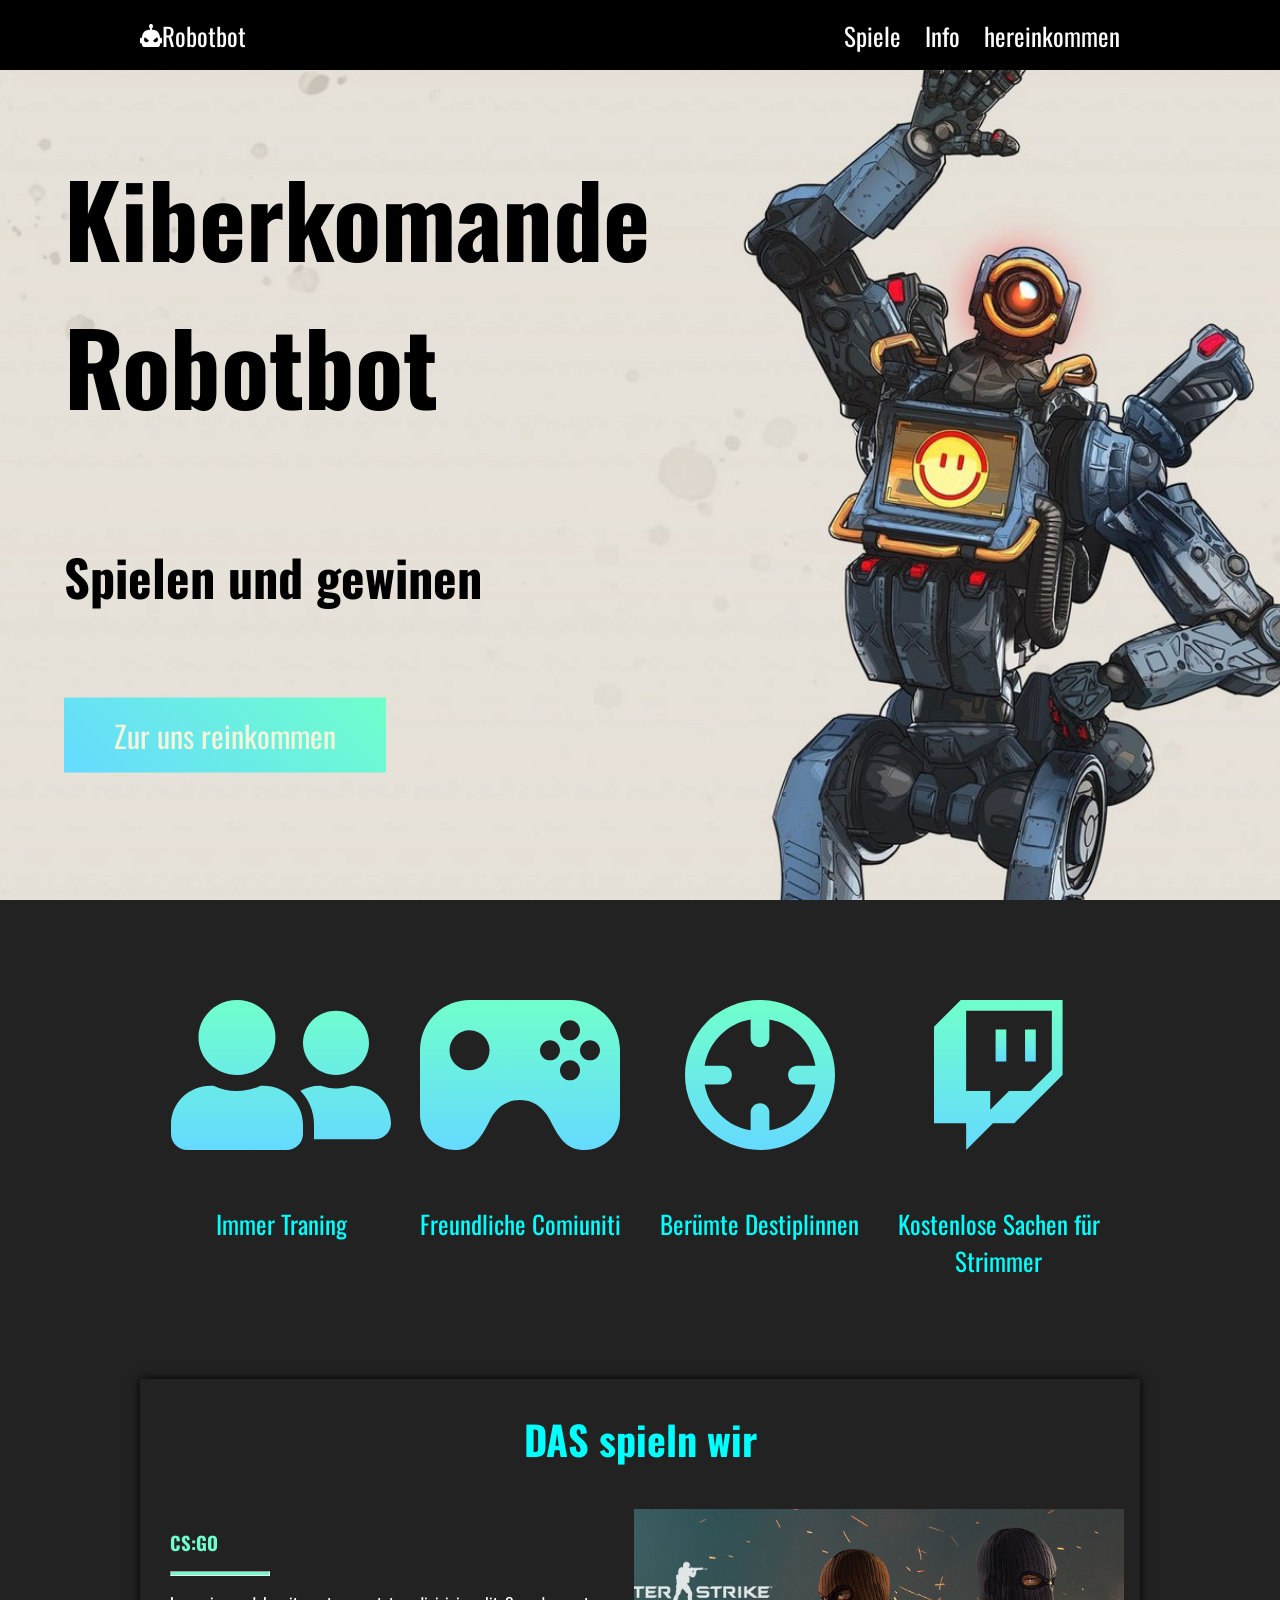
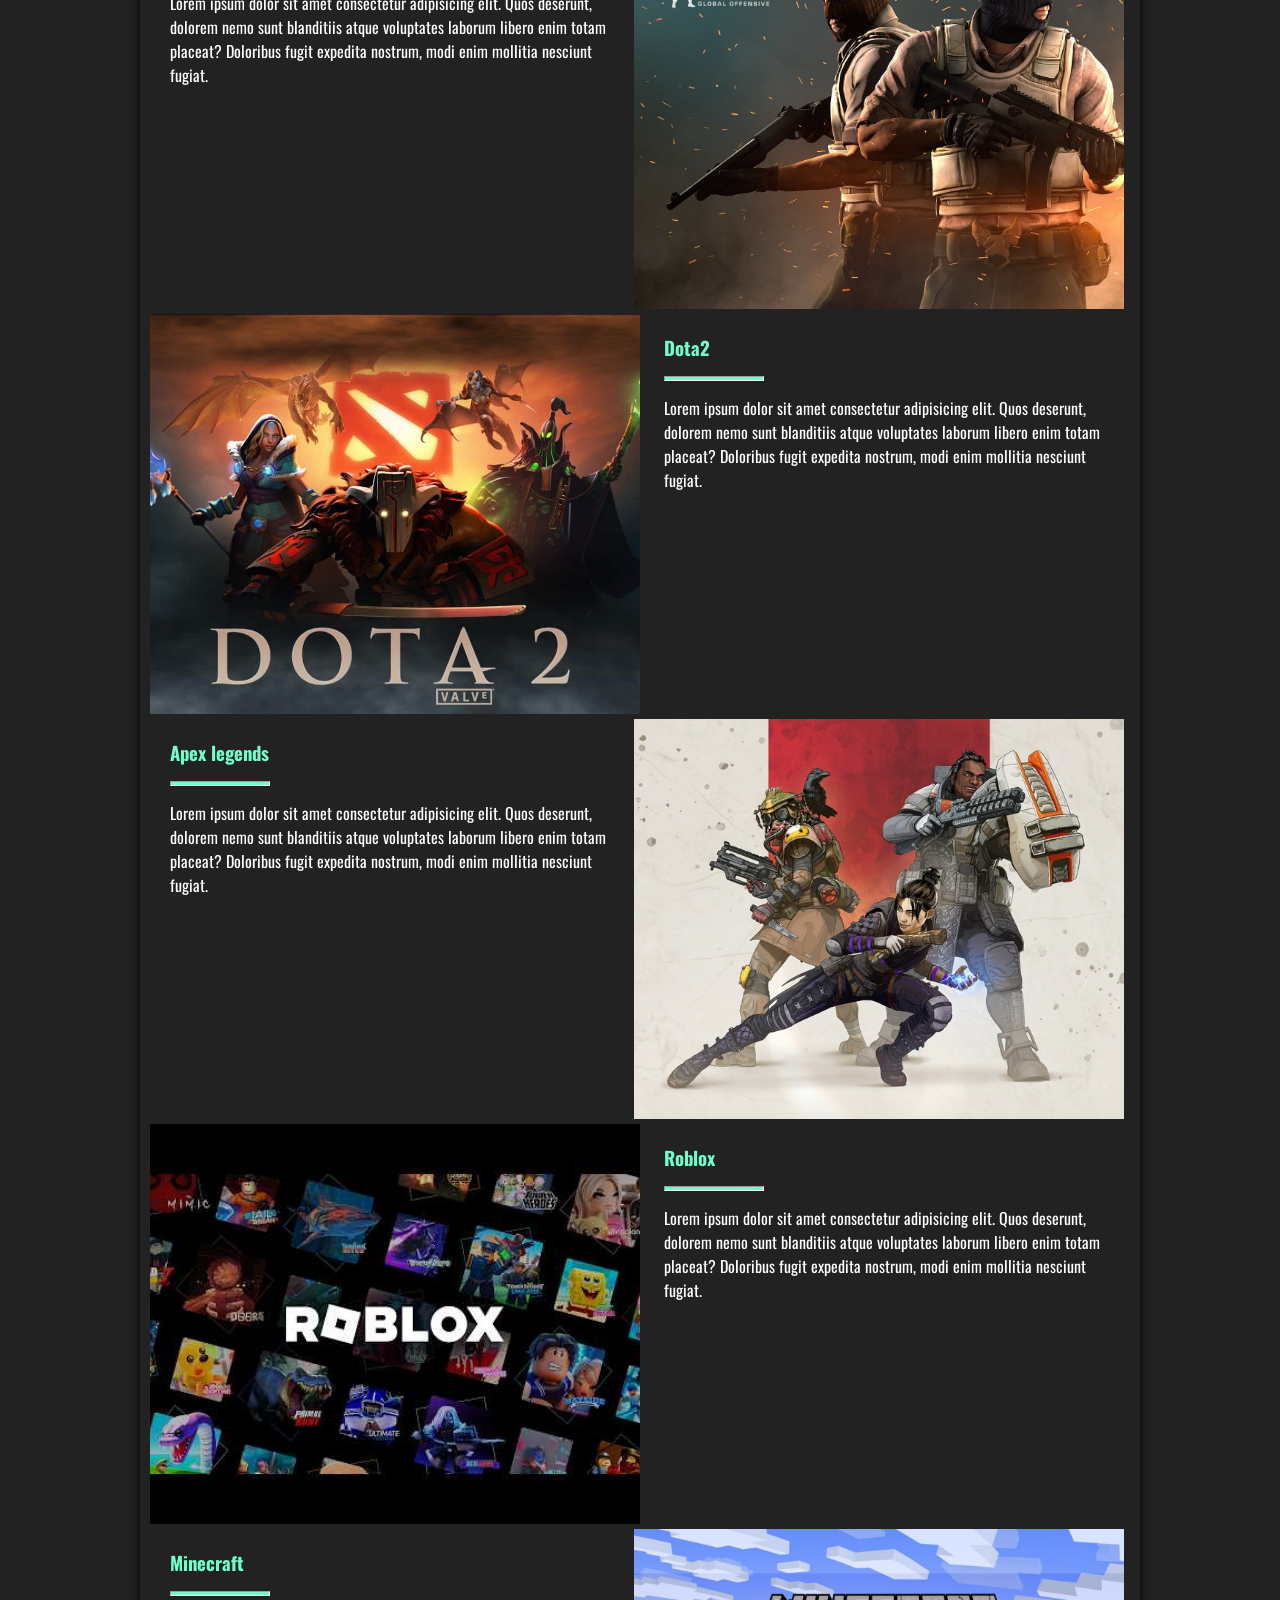
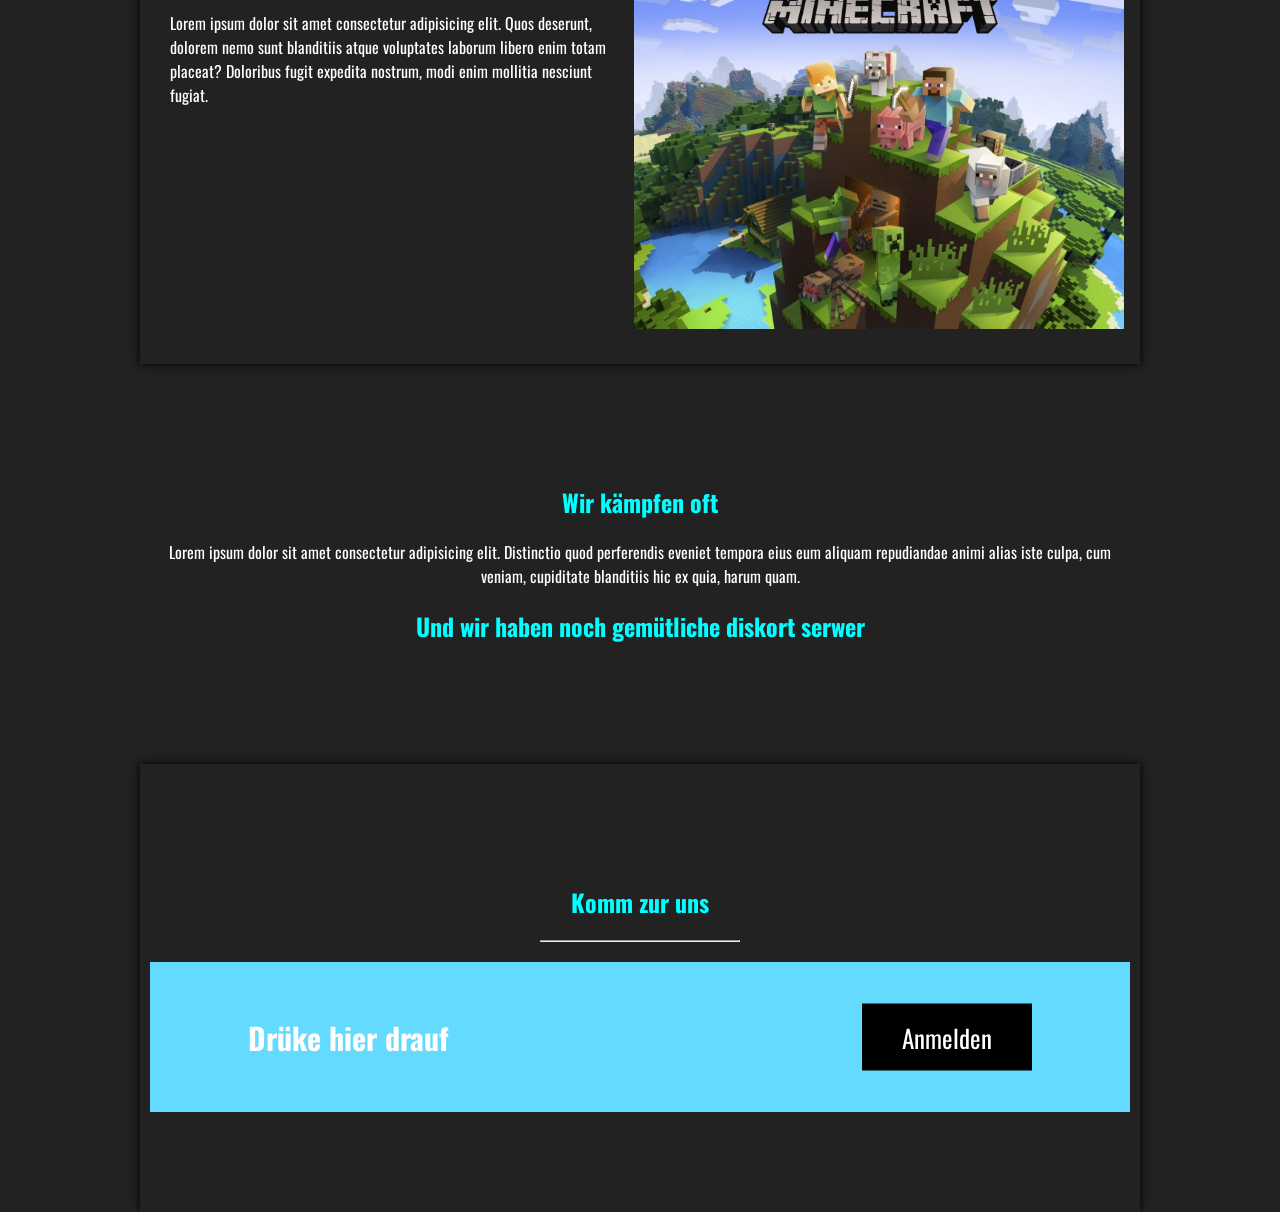
<file: index.html>
<!DOCTYPE html>
<html lang="en">
<head>
    <meta charset="UTF-8">
    <meta name="viewport" content="width=device-width, initial-scale=1.0">
    <title>Kiberklan</title>
    <link rel="stylesheet" href="stirle.css">
    <link rel="icon" href="img/icons/site_logo.svg">
</head>

<body>
  <div class="header">
    <div class="header-content">
        <h1>Kiberkomande <br> Robotbot</h1>
        <h2>Spielen und gewinen</h2>
        <a href="index2.html">Zur uns reinkommen</a>
    </div>
  </div> 

  <div  id="foto" class="foto">
  <div class="foto-container">
    <div class="foto-card">
        <img src="img/icons/friendly.svg" alt="">
        <p>Immer Traning</p>

    </div>
    <div class="foto-card">
        <img src="img/icons/joystic.svg" alt="">
        <p>Freundliche Comiuniti</p>
    </div>
    <div class="foto-card">
        <img src="img/icons/scope.svg" alt="">
        <p>Berümte Destiplinnen</p>
    </div>
    <div class="foto-card">
        <img src="img/icons/twitch.svg" alt="">
        <p>Kostenlose Sachen für Strimmer</p>
    </div>
  </div>
  </div>

  <div class="game">
    <div class="game-container">
      <h2>DAS spieln wir</h2>
      <div class="game-info">
        <h3>CS:GO</h3>
        <hr>
        <p>Lorem ipsum dolor sit amet consectetur adipisicing elit. Quos deserunt, dolorem nemo sunt blanditiis atque voluptates laborum libero enim totam placeat? Doloribus fugit expedita nostrum, modi enim mollitia nesciunt fugiat.</p>
      </div>
      <div class="game-img">
        <img src="img/csgo.jpg" alt="">
      </div>
      <div class="game-img">
        <img src="img/dota2.jpg" alt="">
      </div>
       <div class="game-info">
        <h3>Dota2</h3>
        <hr>
        <p>Lorem ipsum dolor sit amet consectetur adipisicing elit. Quos deserunt, dolorem nemo sunt blanditiis atque voluptates laborum libero enim totam placeat? Doloribus fugit expedita nostrum, modi enim mollitia nesciunt fugiat.</p>
      </div>
       <div class="game-info">
        <h3>Apex legends</h3>
        <hr>
        <p>Lorem ipsum dolor sit amet consectetur adipisicing elit. Quos deserunt, dolorem nemo sunt blanditiis atque voluptates laborum libero enim totam placeat? Doloribus fugit expedita nostrum, modi enim mollitia nesciunt fugiat.</p>
      </div>
      <div class="game-img">
        <img src="img/apex.jpg" alt="">
      </div>
      
      <div class="game-img">
        <img src="img/icons/hqdefault.jpg" alt="">
      </div>
      <div class="game-info">
        <h3>Roblox</h3>
        <hr>
        <p>Lorem ipsum dolor sit amet consectetur adipisicing elit. Quos deserunt, dolorem nemo sunt blanditiis atque voluptates laborum libero enim totam placeat? Doloribus fugit expedita nostrum, modi enim mollitia nesciunt fugiat.</p>
      </div>
     
      <div class="game-info">
        <h3>Minecraft</h3>
        <hr>
        <p>Lorem ipsum dolor sit amet consectetur adipisicing elit. Quos deserunt, dolorem nemo sunt blanditiis atque voluptates laborum libero enim totam placeat? Doloribus fugit expedita nostrum, modi enim mollitia nesciunt fugiat.</p>
      </div>
       <div class="game-img">
        <img src="minecraft-java-bedrock-edition-pc-cover.jpg" alt="">
      </div>

    </div>
  </div>
  <div id="campen" class="kämpfen">
    <div class="kämpfen-container">
      <h2>Wir kämpfen oft</h2>
      <p>Lorem ipsum dolor sit amet consectetur adipisicing elit. Distinctio quod perferendis eveniet tempora eius eum aliquam repudiandae animi alias iste culpa, cum veniam, cupiditate blanditiis hic ex quia, harum quam.</p>
      <h2>Und wir haben noch gemütliche diskort serwer</h2>
    </div>
  </div>



  <div class="last">
    <div class="last-container">
      <h2 class="last-title">Komm zur uns</h2>
      <hr class="last-hr">
      <div class="last-bluediv">
        <h3 class="last-h3">Drüke hier drauf</h3>
        <a class="last-a" href="index2.html">Anmelden</a>
      </div>
    </div>
  </div>


  <div class="menu">
    <div class="menu-container">
      <a href="#"><img src="img/icons/site_logo.svg" alt="">Robotbot</a>
      <div>
        <a href="#foto">Spiele</a>
        <a href="#campen">Info</a>
        <a href="index2.html">hereinkommen</a>
      </div>
    </div>
  </div>
</body>
</html>
</file>
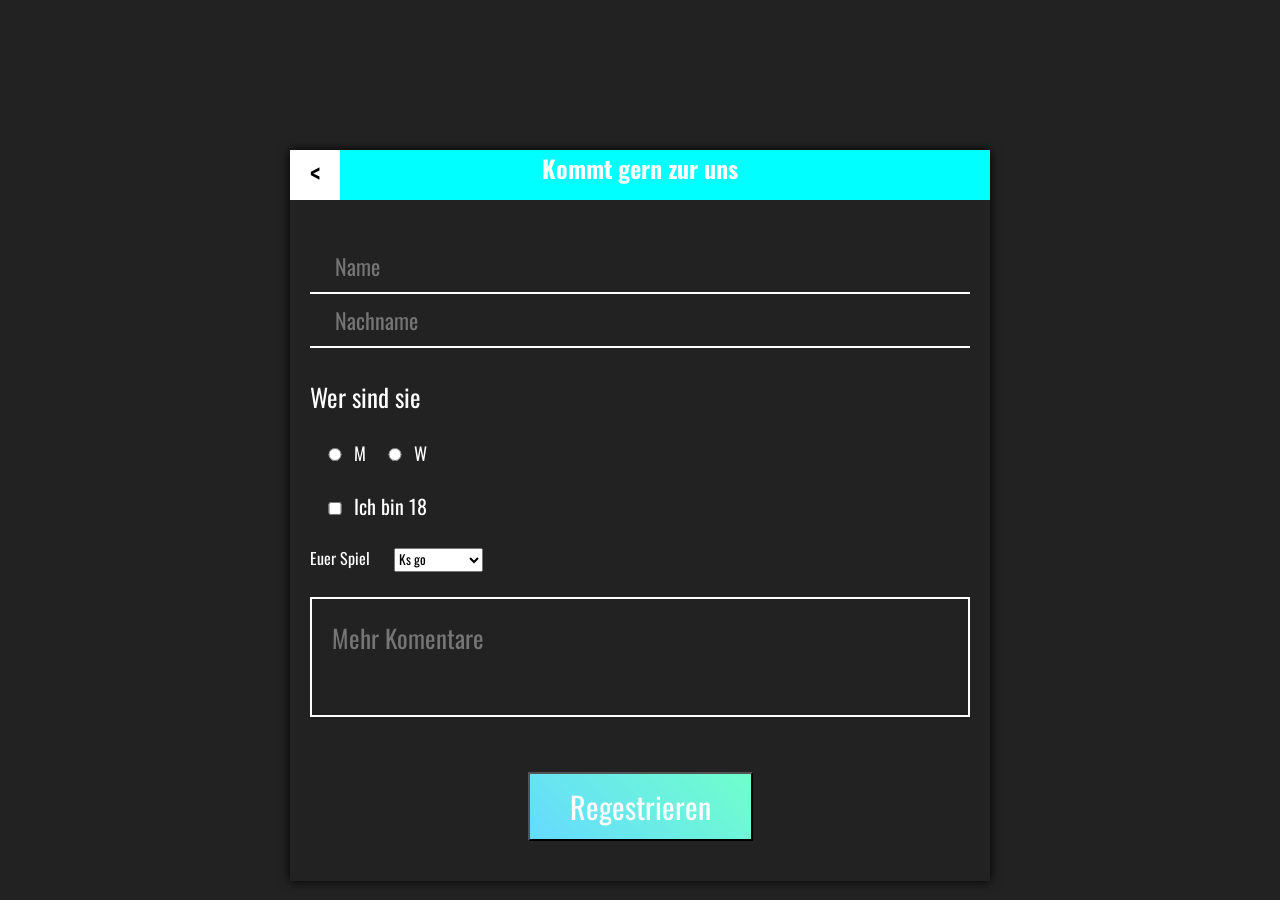
<file: index2.html>
<!DOCTYPE html>
<html lang="en">

<head>
    <meta charset="UTF-8">
    <meta name="viewport" content="width=device-width, initial-scale=1.0">
    <title>Regristation</title>
    <link rel="stylesheet" href="stirle2.css">
    <link rel="icon" href="img/icons/site_logo.svg">

</head>

<body>
    <form action="">
        <div class="form-top">
            <a href="index.html">
                <</a>
                    <h2>Kommt gern zur uns</h2>
        </div>
        <div class="form-bottom">
            <input class="form-name" type="text" placeholder="Name">
            <input class="form-name" type="text" placeholder="Nachname">
            <p>Wer sind sie</p>
            <div class="form-block">
                <input name="hallo" type="radio">
                <label for="">M</label>
                <input name="hallo" type="radio">
                <label for="">W</label>
            </div>
            <div class="form-block2">
                <input type="checkbox">
                <label for="">Ich bin 18</label>
            </div>
            <div class="form-block3">
                <label for="">Euer Spiel</label>
                <select name="" id="">
                    <option value="">Ks go</option>
                    <option value="">Dota</option>
                    <option value="">Apex Legends</option>
                </select>
            </div>
            <textarea name="" id="" placeholder="Mehr Komentare"></textarea>
            <button>Regestrieren</button>
        </div>
    </form>
</body>

</html>
</file>
<file: stirle.css>
@import url('https://fonts.googleapis.com/css2?family=Oswald:wght@200..700&display=swap');
*{font-family: "Oswald", sans-serif;
    margin: 0;
    padding: 0;
    box-sizing: border-box;
}

.header{
    height: 100vh;
    background: url(img/apex-legends-pathfinder-robot-emoticons-saluting-futuristic.jpg) center/cover no-repeat;
}

.header-content{
    position: absolute;
    top: 50%;
    transform: translateY(-50%);
    left: 5%;
}

h1{
font-size: 100px;

}

.header-content h2{
    font-size: 50px;
    margin-top: 100px;
    margin-bottom: 100px;
}

.header-content a{
    background: linear-gradient(45deg, #65DAFF, #70FFCB);
    font-size: 30px;
    padding: 15px 50px;
    text-decoration: none;
    color: beige;
}

body{
    background-color: #222;
}

.foto-container{
    max-width: 1000px;
    padding: 100px 10px;
    margin: auto;
    text-align: center;
}

.foto-card{
    display: inline-block;
    width: 24%;
    text-align: center;
    vertical-align: top;
}

.foto-card img{
    height: 150px;
}

.foto-card p{
    color: aqua;
    margin-top: 50px;
    font-size: 25px;
}

.game-container{
    max-width: 1000px;
    padding: 30px 10px;
   margin: auto;
    box-shadow: 0 0 10px black;
}

.game-container h2{
    text-align: center;
    color: aqua;
    font-size: 40px;
    margin-bottom: 40px;
}

.game-info{
    width: 49%;
    height: 400px;
    display: inline-block;
    padding: 20px;
    vertical-align: top;
}

.game-img{
    width: 50%;
    height: 400px;
    display: inline-block;
}

.game-img img{
    width: 100%;
    height: 100%;
    object-fit: cover;
    
}

.game-info h3{
    color: #70FFCB;
    margin-bottom: 15px;
}

.game-info hr{
    width: 100px;
    height: 5px;
    background: #70FFCB;
    margin-bottom: 15px;
}

.game-info p{
    color: white;
}

.kämpfen-container{
    max-width: 1000px;
    margin: auto;
    text-align: center;
    padding: 100px 10px;
    color: white;
}

.kämpfen-container h2{
    color: aqua;
    margin: 20px 0;
}


.last {
}
.last-container {
    max-width: 1000px;
    margin: auto;
    text-align: center;
    padding: 100px 10px;
    box-shadow: 0 0 10px black;
}
.last-title {
    color: aqua;
    margin: 20px 0;  
}
.last-hr {
    width: 200px;
    margin: auto;
}
.last-bluediv {
    background-color: #65DAFF;
    height: 150px;
    margin-top: 20px;
    position: relative;
}
.last-h3 {
    position: absolute;
    top: 50%;
    transform: translateY(-50%);
    color: white;
    left: 10%;
    font-size: 30px;
}
.last-a {
    position: absolute;
    top: 50%;
    transform: translateY(-50%);
    color: white;
    right: 10%;
    font-size: 25px;
    text-decoration: none;
    background-color: black;
    padding: 15px 40px;
}


.menu{
    position: fixed;
    top: 0;
    left: 0;
    width: 100%;
    height: 70px;
    background-color: black;
    z-index: 100;
}


.menu-container{
    max-width: 1000px;
    margin: auto;
    display: flex;
    justify-content: space-between;
    align-items: center;
    height: 100%;
}

.menu a{
    color: white;
    text-decoration: none;
    font-size: 25px;
    margin-right: 20px;
}
</file>
<file: stirle2.css>
@import url('https://fonts.googleapis.com/css2?family=Oswald:wght@200..700&display=swap');
*{font-family: "Oswald", sans-serif;
    margin: 0;
    padding: 0;
    box-sizing: border-box;
}


body{
    background-color: #222;
}


form{
    width: 700px;
    margin: auto;
    margin-top: 150px;
    box-shadow: 0 0 10px black;
}


.form-top{
background-color: aqua;
position: relative;
height: 50px;
}


.form-top a{
    width: 50px;
    height: 50px;
   display: inline-block;
   position: absolute;
   top: 0;
   left: 0;
   background-color: white;
   color: black;
   font-size: 30px;
   text-decoration: none;
   text-align: center;
}


.form-top h2{
    color: white;
    text-align: center;
}


.form-bottom{
    padding: 40px 20px;
}


.form-name{
    width: 100%;
    padding: 10px;
    border: none;
    outline: none;
    background: none;
    border-bottom:2px solid white ;
    color: white;
    font-size: 22px;
    padding-left: 25px;
}



form p{
    color: white;
    font-size: 25px;
    margin-top: 30px;
    margin-bottom: 15px;
}


.form-block input{
    width: 30px;
    margin-left: 10px;
}


.form-block label{
    color: white;
    font-size: large;
}


.form-block2 input{
    margin-left: 10px;
    width: 30px;
}


.form-block2 label{
    color: white;
    font-size:20px ;
}


.form-block3 label{
    color: white;
    margin-right: 20px;
} 


.form-bottom div{
    margin: 25px 0;
}


textarea{
    width: 100%;
    height: 120px;
    border: 2px solid white;
    background: none;
    outline: none;
    padding: 20px;
    color: white;
    resize: none;
    font-size: 25px;
}



button{
    display: block;
    margin: auto;
    margin-top: 50px;
    background: linear-gradient(45deg, #65DAFF, #70FFCB);
    font-size: 30px;
    color: white;
    padding: 10px 40px;
}
</file>
